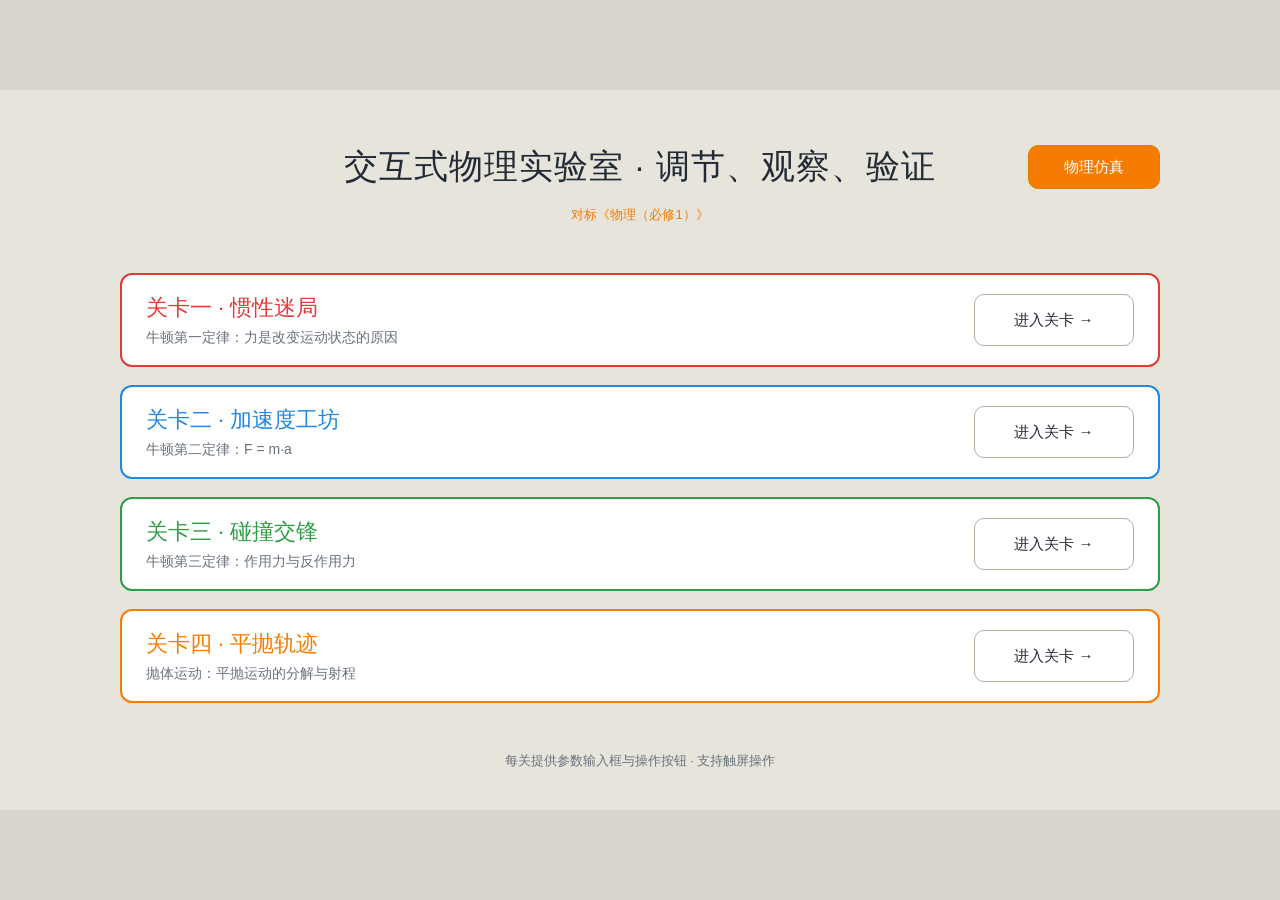
<file: index.html>
<!DOCTYPE html>
<html lang="zh-CN">
<head>
<meta charset="utf-8">
<meta name="viewport" content="width=device-width, initial-scale=1.0, maximum-scale=1.0, user-scalable=no, viewport-fit=cover">
<title>牛顿三定律·交互式物理实验室</title>
<link rel="stylesheet" href="css/style.css">
</head>
<body>

<div id="stage">

  <!-- ================= 主菜单 ================= -->
  <section id="view-menu" class="view">
    <div class="menu-root">
      <div class="menu-head">
        <h1 class="menu-title">交互式物理实验室 · 调节、观察、验证</h1>
        <button class="btn btn-primary" id="btn-sim" type="button">物理仿真</button>
      </div>
      <p class="menu-tag">对标《物理（必修1）》</p>

      <div class="menu-cards" id="menu-cards"></div>

      <p class="menu-hint">每关提供参数输入框与操作按钮 · 支持触屏操作</p>
    </div>
  </section>

  <!-- ================= 关卡 ================= -->
  <section id="view-level" class="view hidden">

    <!-- 顶部标题栏 -->
    <header class="title-bar">
      <span class="title-text" id="level-title">牛顿三定律 · 交互式物理实验室</span>
      <span class="title-tag" id="level-tag"></span>
      <span class="title-spacer"></span>
      <button class="btn" id="btn-mute" type="button">静音</button>
      <button class="btn" id="btn-back" type="button">← 返回主菜单</button>
    </header>

    <!-- 主体：画布 + 控制面板 -->
    <div class="body">
      <div class="canvas-panel">
        <canvas id="physics-canvas"></canvas>
        <div class="canvas-note" id="canvas-note"></div>
      </div>

      <aside class="control-panel">
        <div class="panel-head">控制面板</div>
        <div id="control-body"></div>
      </aside>
    </div>

    <!-- 数据区：公式看板 + V-t / X-t 图 -->
    <footer class="data-area">
      <div class="card formula-card">
        <div class="formula">
          <div class="formula-title" id="formula-title"></div>
          <div class="formula-row" id="formula-line"></div>
          <div class="formula-row dim" id="formula-sub"></div>
          <div class="formula-row hl" id="formula-result"></div>
        </div>
      </div>
      <div class="card chart-card">
        <canvas id="chart-vt"></canvas>
      </div>
      <div class="card chart-card">
        <canvas id="chart-xt"></canvas>
      </div>
    </footer>

  </section>

  <!-- ================= 物理仿真弹窗 ================= -->
  <div id="sim-overlay" class="overlay hidden">
    <div class="sim-modal">
      <header class="sim-head">
        <span class="sim-title">物理仿真</span>
        <span class="sim-tag" id="sim-type-tag"></span>
        <span class="title-spacer"></span>
        <button class="btn" id="sim-close" type="button">关闭</button>
      </header>

      <div class="sim-main">
        <!-- 左：题目类型 + 数据输入 -->
        <aside class="sim-panel">
          <div class="panel-section">题目类型</div>
          <div class="sim-types" id="sim-types"></div>

          <div class="sim-fields" id="sim-fields"></div>

          <div class="sim-actions">
            <button class="btn btn-primary btn-block" id="sim-solve" type="button">求解并仿真</button>
            <button class="btn btn-block" id="sim-clear" type="button">清空</button>
            <div class="panel-hint" id="sim-hint"></div>
          </div>
        </aside>

        <!-- 右：公式推导 + 运动仿真 + 可折叠图表 -->
        <div class="sim-right">
          <div class="card formula-card sim-derive">
            <div class="formula">
              <div class="formula-title" id="sim-formula-title">公式推导</div>
              <div class="formula-row" id="sim-formula-line">请选择题目类型并输入数据</div>
              <div class="formula-row dim pre" id="sim-formula-sub"></div>
              <div class="formula-row hl" id="sim-formula-result"></div>
            </div>
          </div>

          <div class="sim-canvas-card">
            <canvas id="sim-canvas" tabindex="0"></canvas>
          </div>

          <div class="chart-dock" id="sim-chart-dock">
            <button class="dock-head" id="sim-chart-toggle" type="button">
              <span class="dock-title">V-t 图 / X-t 图（点击展开）</span>
              <span class="dock-arrow" id="sim-chart-arrow">展开 ▾</span>
            </button>
            <div class="dock-body">
              <div class="card chart-card">
                <canvas id="sim-chart-vt"></canvas>
              </div>
              <div class="card chart-card">
                <canvas id="sim-chart-xt"></canvas>
              </div>
            </div>
          </div>
        </div>
      </div>
    </div>
  </div>

</div>

<script src="js/constants.js"></script>
<script src="js/audio.js"></script>
<script src="js/physics.js"></script>
<script src="js/view.js"></script>
<script src="js/levels.js"></script>
<script src="js/simulator.js"></script>
<script src="js/main.js"></script>
</body>
</html>
</file>
<file: css/style.css>
/* ============================================================
   牛顿三定律·交互式物理实验室 — 浅色实验室风样式
   设计分辨率 1280×720，居中按比例自适应缩放（等价原版 canvas_items 拉伸）
   ============================================================ */

/* 中文字体使用系统自带：苹方（Apple）/ 微软雅黑（Windows）/ Noto Sans CJK（Android）。
   原先内置的 16 MB Noto Sans SC（.otf）已移除：它是全站唯一重量级资源（占总体积 99%），
   慢链路下要传十几分钟，会让首屏长时间卡在加载中；系统字体观感几乎一致。 */

:root {
  /* 配色：与 js/constants.js 保持一致 */
  --bg: #e7e4dc;
  --panel: #ffffff;
  --panel-alt: #efede5;
  --canvas: #fbfaf5;
  --header: #eef2f7;
  --header-border: #c7cfdd;
  --panel-border: #dbd6c9;
  --btn-border: #b3ae9e;
  --btn-hover: #f2f0e6;
  --btn-pressed: #e0dbc9;
  --btn-disabled: #ebe9e2;
  --text: #232b36;
  --text-dim: #68727e;
  --force: #e53935;
  --friction: #1e88e5;
  --theory: #2e9e44;
  --highlight: #f57c00;

  --r-card: 12px;
  --r-btn: 10px;
  --r-small: 6px;
  --title-h: 52px;
  --data-h: 216px;
  --panel-w: 372px;

  /* iOS 安全区（刘海 / 灵动岛 / Home 指示条），由 JS 读取后从可用宽高中扣除。
     旧 Safari 不支持 env() 时这些变量为空，JS 侧统一回落为 0，布局不受影响。 */
  --safe-top: env(safe-area-inset-top, 0px);
  --safe-right: env(safe-area-inset-right, 0px);
  --safe-bottom: env(safe-area-inset-bottom, 0px);
  --safe-left: env(safe-area-inset-left, 0px);
}

* { box-sizing: border-box; }

html, body {
  margin: 0;
  padding: 0;
  height: 100%;
  overflow: hidden;
  /* iOS Safari 在旋转 / 横屏时会自行放大文字，关掉以保持设计比例 */
  -webkit-text-size-adjust: 100%;
  text-size-adjust: 100%;
  /* 页面本身不需要滚动：禁掉双击缩放（Safari 会忽略 user-scalable=no） */
  touch-action: manipulation;
  background: #d8d5cc;
  color: var(--text);
  font-family: -apple-system, BlinkMacSystemFont, 'PingFang SC', 'Hiragino Sans GB',
               'Microsoft YaHei', 'Noto Sans CJK SC', 'Source Han Sans SC',
               'Helvetica Neue', Arial, sans-serif;
  font-size: 15px;
  -webkit-font-smoothing: antialiased;
}

body {
  display: flex;
  align-items: center;
  justify-content: center;
}

/* 舞台：固定 1280×720，由 JS 按视口等比缩放 */
#stage {
  position: relative;
  width: 1280px;
  height: 720px;
  flex: 0 0 auto;
  transform-origin: center center;
  background: var(--bg);
  overflow: hidden;
}

.view {
  position: absolute;
  /* 旧 Safari（iOS ≤ 14.4）不支持 inset 简写，用四值兜底 */
  top: 0;
  right: 0;
  bottom: 0;
  left: 0;
  inset: 0;
}

.hidden { display: none !important; }

/* ============================ 主菜单 ============================ */

.menu-root {
  position: absolute;
  /* 旧 Safari（iOS ≤ 14.4）不支持 inset 简写，用四值兜底 */
  top: 0;
  right: 0;
  bottom: 0;
  left: 0;
  inset: 0;
  display: flex;
  flex-direction: column;
  align-items: stretch;
  padding: 48px 120px 40px;
}

/* 标题行：主标题居中，右侧放「物理仿真」入口 */
.menu-head {
  position: relative;
  display: flex;
  align-items: center;
  justify-content: center;
  min-height: 58px;
}

.menu-head .btn {
  position: absolute;
  right: 0;
  top: 50%;
  transform: translateY(-50%);
  min-width: 132px;
}

.menu-title {
  margin: 0;
  padding: 0 150px;
  font-size: 34px;
  font-weight: 500;
  text-align: center;
  color: var(--text);
  letter-spacing: 1px;
}

.menu-tag {
  margin: 10px 0 0;
  font-size: 13px;
  text-align: center;
  color: var(--highlight);
}

.menu-cards {
  flex: 1 1 auto;
  display: flex;
  flex-direction: column;
  justify-content: center;
  gap: 18px;
  margin: 18px 0;
}

.menu-card {
  display: flex;
  align-items: center;
  gap: 20px;
  padding: 18px 24px;
  background: var(--panel);
  border: 2px solid var(--force);
  border-radius: var(--r-card);
}

.menu-card-text { flex: 1 1 auto; }

.menu-card-title {
  margin: 0;
  font-size: 22px;
  font-weight: 500;
}

.menu-card-sub {
  margin: 6px 0 0;
  font-size: 14px;
  color: var(--text-dim);
}

.menu-card .btn { min-width: 160px; height: 52px; }

.menu-hint {
  margin: 0;
  font-size: 13px;
  text-align: center;
  color: var(--text-dim);
}

/* ============================ 标题栏 ============================ */

.title-bar {
  position: absolute;
  left: 0;
  right: 0;
  top: 0;
  height: var(--title-h);
  display: flex;
  align-items: center;
  gap: 12px;
  padding: 0 16px;
  background: var(--header);
  border: 1px solid var(--header-border);
  border-radius: var(--r-card);
}

.title-text {
  font-size: 20px;
  color: var(--text);
  white-space: nowrap;
}

.title-tag {
  font-size: 12px;
  color: var(--highlight);
  white-space: nowrap;
}

.title-spacer { flex: 1 1 auto; }

/* ============================ 按钮 ============================ */

.btn {
  min-height: 44px;
  padding: 8px 16px;
  font-family: inherit;
  font-size: 15px;
  color: var(--text);
  background: var(--panel);
  border: 1px solid var(--btn-border);
  border-radius: var(--r-btn);
  cursor: pointer;
  transition: background .12s, border-color .12s, color .12s;
}

.btn:hover { background: var(--btn-hover); border-color: var(--highlight); }
.btn:active { background: var(--btn-pressed); }
.btn:disabled {
  background: var(--btn-disabled);
  border-color: #d4d2ca;
  color: var(--text-dim);
  cursor: not-allowed;
}

.btn-primary {
  color: #fff;
  background: var(--highlight);
  border-color: #d48500;
}

.btn-primary:hover { background: #ffa82a; border-color: #d48500; }
.btn-primary:active { background: #ed8f04; }
.btn-primary:disabled {
  color: var(--text-dim);
  background: var(--btn-disabled);
  border-color: #d4d2ca;
}

.btn-block { display: block; width: 100%; }

/* ============================ 主体布局 ============================ */

.body {
  position: absolute;
  left: 0;
  right: 0;
  top: var(--title-h);
  bottom: var(--data-h);
}

.canvas-panel {
  position: absolute;
  left: 0;
  right: var(--panel-w);
  top: 0;
  bottom: 0;
  background: var(--canvas);
  border: 1px solid var(--panel-border);
  border-radius: var(--r-card);
  overflow: hidden;
}

#physics-canvas {
  display: block;
  width: 100%;
  height: 100%;
}

/* 画布顶部状态提示（牛三碰撞数值面板等） */
.canvas-note {
  position: absolute;
  left: 0;
  right: 0;
  top: 8px;
  text-align: center;
  font-size: 14px;
  color: var(--force);
  pointer-events: none;
  white-space: pre-line;
  line-height: 1.5;
}

.control-panel {
  position: absolute;
  right: 0;
  top: 0;
  bottom: 0;
  width: var(--panel-w);
  padding: 10px 12px;
  background: var(--panel);
  border: 1px solid var(--panel-border);
  border-radius: var(--r-card);
  overflow-y: auto;
}

.panel-head {
  margin-bottom: 6px;
  font-size: 16px;
  color: var(--friction);
}

/* ---- 控制面板内部元素 ---- */

.panel-section {
  margin: 8px 0 2px;
  font-size: 13px;
  color: var(--text-dim);
}

.field-row {
  display: flex;
  align-items: center;
  gap: 8px;
  margin: 8px 0;
}

.field-label {
  flex: 0 0 108px;
  font-size: 14px;
}

.field-input {
  flex: 1 1 auto;
  min-width: 0;
  height: 34px;
  padding: 0 8px;
  font-family: inherit;
  font-size: 14px;
  color: var(--text);
  text-align: right;
  background: var(--panel);
  border: 1px solid var(--btn-border);
  border-radius: var(--r-small);
}

.field-input:focus {
  outline: none;
  border-color: var(--friction);
  box-shadow: 0 0 0 2px rgba(30, 136, 229, .18);
}

.field-unit {
  flex: 0 0 46px;
  font-size: 13px;
  color: var(--text-dim);
}

.panel-gap { height: 8px; }

.panel-hint {
  margin: 4px 0;
  font-size: 12px;
  line-height: 1.5;
  color: var(--highlight);
  white-space: pre-line;
}

.panel-hint.err { color: var(--force); }

.panel-readout {
  margin: 4px 0;
  font-size: 13px;
  color: var(--force);
  white-space: pre-line;
}

.check-row {
  display: flex;
  align-items: center;
  gap: 8px;
  min-height: 44px;
  font-size: 14px;
  cursor: pointer;
}

.check-row input { width: 18px; height: 18px; accent-color: var(--highlight); }

/* ============================ 数据区 ============================ */

.data-area {
  position: absolute;
  left: 8px;
  right: 8px;
  bottom: 4px;
  height: calc(var(--data-h) - 8px);
  display: flex;
  gap: 8px;
}

.card {
  background: var(--panel);
  border: 1px solid var(--panel-border);
  border-radius: var(--r-card);
  padding: 10px 12px;
  overflow: hidden;
}

.formula-card { flex: 1 1 0; }
.chart-card { flex: 1.4 1 0; display: flex; }

.chart-card canvas {
  display: block;
  width: 100%;
  height: 100%;
}

.formula {
  display: flex;
  flex-direction: column;
  gap: 6px;
}

.formula-title { font-size: 15px; color: var(--force); }

.formula-row {
  font-size: 14px;
  line-height: 1.35;
  color: var(--text);
  word-break: break-word;
}

.formula-row.dim { color: var(--text-dim); }
.formula-row.hl { color: var(--highlight); }
.formula-row.pre { white-space: pre-line; }

/* ============================ 物理仿真弹窗 ============================ */

.overlay {
  position: absolute;
  /* 旧 Safari（iOS ≤ 14.4）不支持 inset 简写，用四值兜底 */
  top: 0;
  right: 0;
  bottom: 0;
  left: 0;
  inset: 0;
  z-index: 10;
  display: flex;
  align-items: center;
  justify-content: center;
  background: rgba(35, 43, 54, .42);
}

.sim-modal {
  width: 1180px;
  height: 700px;
  display: flex;
  flex-direction: column;
  background: var(--panel);
  border: 2px solid var(--text);
  border-radius: var(--r-card);
  box-shadow: 0 18px 48px rgba(0, 0, 0, .3);
  overflow: hidden;
}

.sim-head {
  flex: 0 0 auto;
  display: flex;
  align-items: center;
  gap: 12px;
  padding: 8px 16px;
  background: var(--header);
  border-bottom: 1px solid var(--header-border);
}

.sim-head .btn { min-height: 38px; padding: 4px 14px; }

.sim-title { font-size: 20px; color: var(--text); }

.sim-tag { font-size: 12px; color: var(--highlight); }

.sim-main {
  flex: 1 1 auto;
  display: flex;
  gap: 12px;
  padding: 10px 12px;
  min-height: 0;
}

/* 左列：顶部题目类型 + 中部可滚动字段 + 底部固定操作区 */
.sim-panel {
  flex: 0 0 auto;
  width: 330px;
  display: flex;
  flex-direction: column;
  overflow: hidden;
}

.sim-panel .panel-section { margin: 6px 0 0; font-size: 12px; }

.sim-fields {
  flex: 1 1 auto;
  min-height: 0;
  padding-right: 4px;
  overflow-y: auto;
}

.sim-panel .field-row { margin: 3px 0; }
.sim-panel .field-input { height: 30px; }
.sim-panel .panel-hint { font-size: 11px; }

.sim-actions {
  flex: 0 0 auto;
  display: flex;
  flex-direction: column;
  gap: 6px;
  padding-top: 8px;
}

.sim-actions .btn { min-height: 40px; }

.sim-types { display: flex; gap: 8px; margin: 6px 0 0; }

.sim-type {
  flex: 1 1 0;
  min-height: 40px;
  padding: 6px 8px;
  font-family: inherit;
  font-size: 14px;
  color: var(--text);
  background: var(--panel);
  border: 1px solid var(--btn-border);
  border-radius: var(--r-btn);
  cursor: pointer;
}

.sim-type:hover { background: var(--btn-hover); border-color: var(--highlight); }

.sim-type.active {
  color: #fff;
  background: var(--highlight);
  border-color: #d48500;
}

.sim-type.soon { color: var(--text-dim); border-style: dashed; }

.sim-right {
  flex: 1 1 auto;
  display: flex;
  flex-direction: column;
  gap: 10px;
  min-width: 0;
}

.sim-derive { flex: 0 0 auto; max-height: 220px; padding: 8px 12px; overflow-y: auto; }

.sim-canvas-card {
  flex: 1 1 auto;
  min-height: 170px;
  background: var(--canvas);
  border: 1px solid var(--panel-border);
  border-radius: var(--r-card);
  overflow: hidden;
}

/* 画布内要按住拖动进度条：触摸交给 JS 处理，避免 Safari 把手势识别成缩放/滚动 */
.sim-canvas-card canvas {
  display: block;
  width: 100%;
  height: 100%;
  touch-action: none;
  -webkit-user-select: none;
  user-select: none;
  -webkit-touch-callout: none;
}

.sim-canvas-card canvas:focus { outline: none; }

.sim-canvas-card canvas:focus-visible {
  box-shadow: inset 0 0 0 2px rgba(245, 124, 0, .55);
}

/* 图表坞：默认折叠成一条标题栏，点击展开 V-t / X-t */
.chart-dock {
  flex: 0 0 auto;
  display: flex;
  flex-direction: column;
  background: var(--panel);
  border: 1px solid var(--panel-border);
  border-radius: var(--r-card);
  overflow: hidden;
}

.chart-dock.open { height: 176px; }

.dock-head {
  flex: 0 0 auto;
  display: flex;
  align-items: center;
  gap: 10px;
  width: 100%;
  min-height: 36px;
  padding: 4px 12px;
  font-family: inherit;
  font-size: 13px;
  color: var(--text);
  text-align: left;
  background: transparent;
  border: none;
  cursor: pointer;
}

.dock-head:hover { background: var(--btn-hover); }

.dock-title { flex: 1 1 auto; color: var(--text-dim); }

.dock-arrow { font-size: 12px; color: var(--highlight); white-space: nowrap; }

.dock-body { display: none; }

.chart-dock.open .dock-body {
  flex: 1 1 auto;
  display: flex;
  gap: 8px;
  min-height: 0;
  padding: 0 8px 8px;
}

.chart-dock.open .card { padding: 4px 6px; }

.field-input.solved {
  color: var(--highlight);
  border-color: var(--highlight);
  background: #fff8ef;
}

/* ============================================================
   优雅降级：旧 Safari / 能力受限环境下的替代路径
   （新浏览器仍走上面的完整实现，以下规则对它们完全不生效）
   ============================================================ */

/* 极旧环境（无 Canvas 2D）时的整页提示，避免白屏 */
.fallback-note {
  padding: 32px 24px;
  font-size: 16px;
  line-height: 1.8;
  color: var(--text);
  text-align: center;
}

/* iOS Safari 会忽略 user-scalable=no，聚焦字号小于 16px 的输入框时自动放大页面且不会缩回。
   这里只在「触屏 + iOS（可探测 -webkit-touch-callout）」时把输入框字号提到 16px，从根上避免自动缩放。 */
@media (pointer: coarse) {
  @supports (-webkit-touch-callout: none) {
    .field-input { font-size: 16px; }
  }
}

/* 旧 Safari（iOS ≤ 14.0）不支持 flex 的 gap，间距会全部丢失；
   改用相邻兄弟外边距做等效间距。仅在不支持 inset 的浏览器里生效，避免与现代实现叠加。 */
@supports not (inset: 0) {
  .menu-cards > * + * { margin-top: 18px; }
  .menu-card > * + * { margin-left: 20px; }
  .title-bar > * + * { margin-left: 12px; }
  .field-row > * + * { margin-left: 8px; }
  .check-row > * + * { margin-left: 8px; }
  .data-area > * + * { margin-left: 8px; }
  .formula > * + * { margin-top: 6px; }
  .sim-head > * + * { margin-left: 12px; }
  .sim-main > * + * { margin-left: 12px; }
  .sim-actions > * + * { margin-top: 6px; }
  .sim-types > * + * { margin-left: 8px; }
  .sim-right > * + * { margin-top: 10px; }
  .dock-head > * + * { margin-left: 10px; }
  .chart-dock.open .dock-body > * + * { margin-left: 8px; }
}
</file>
